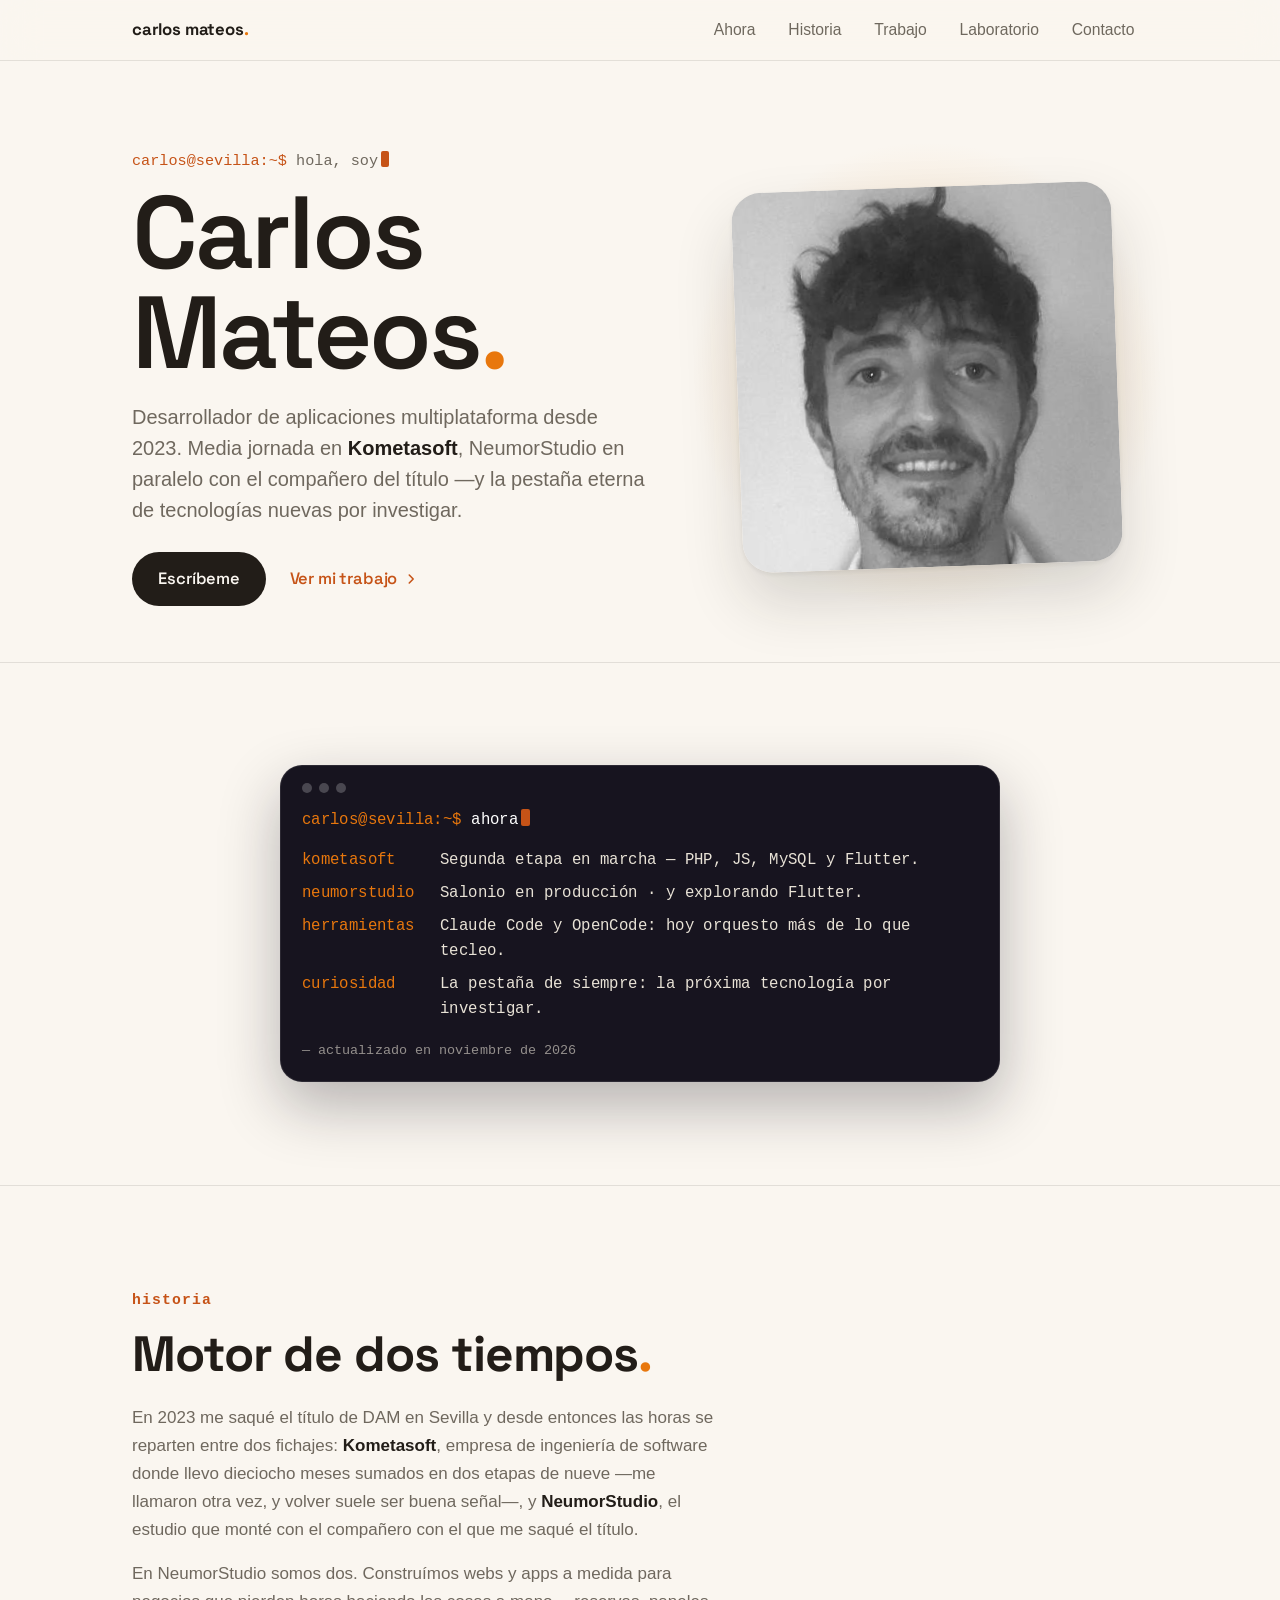
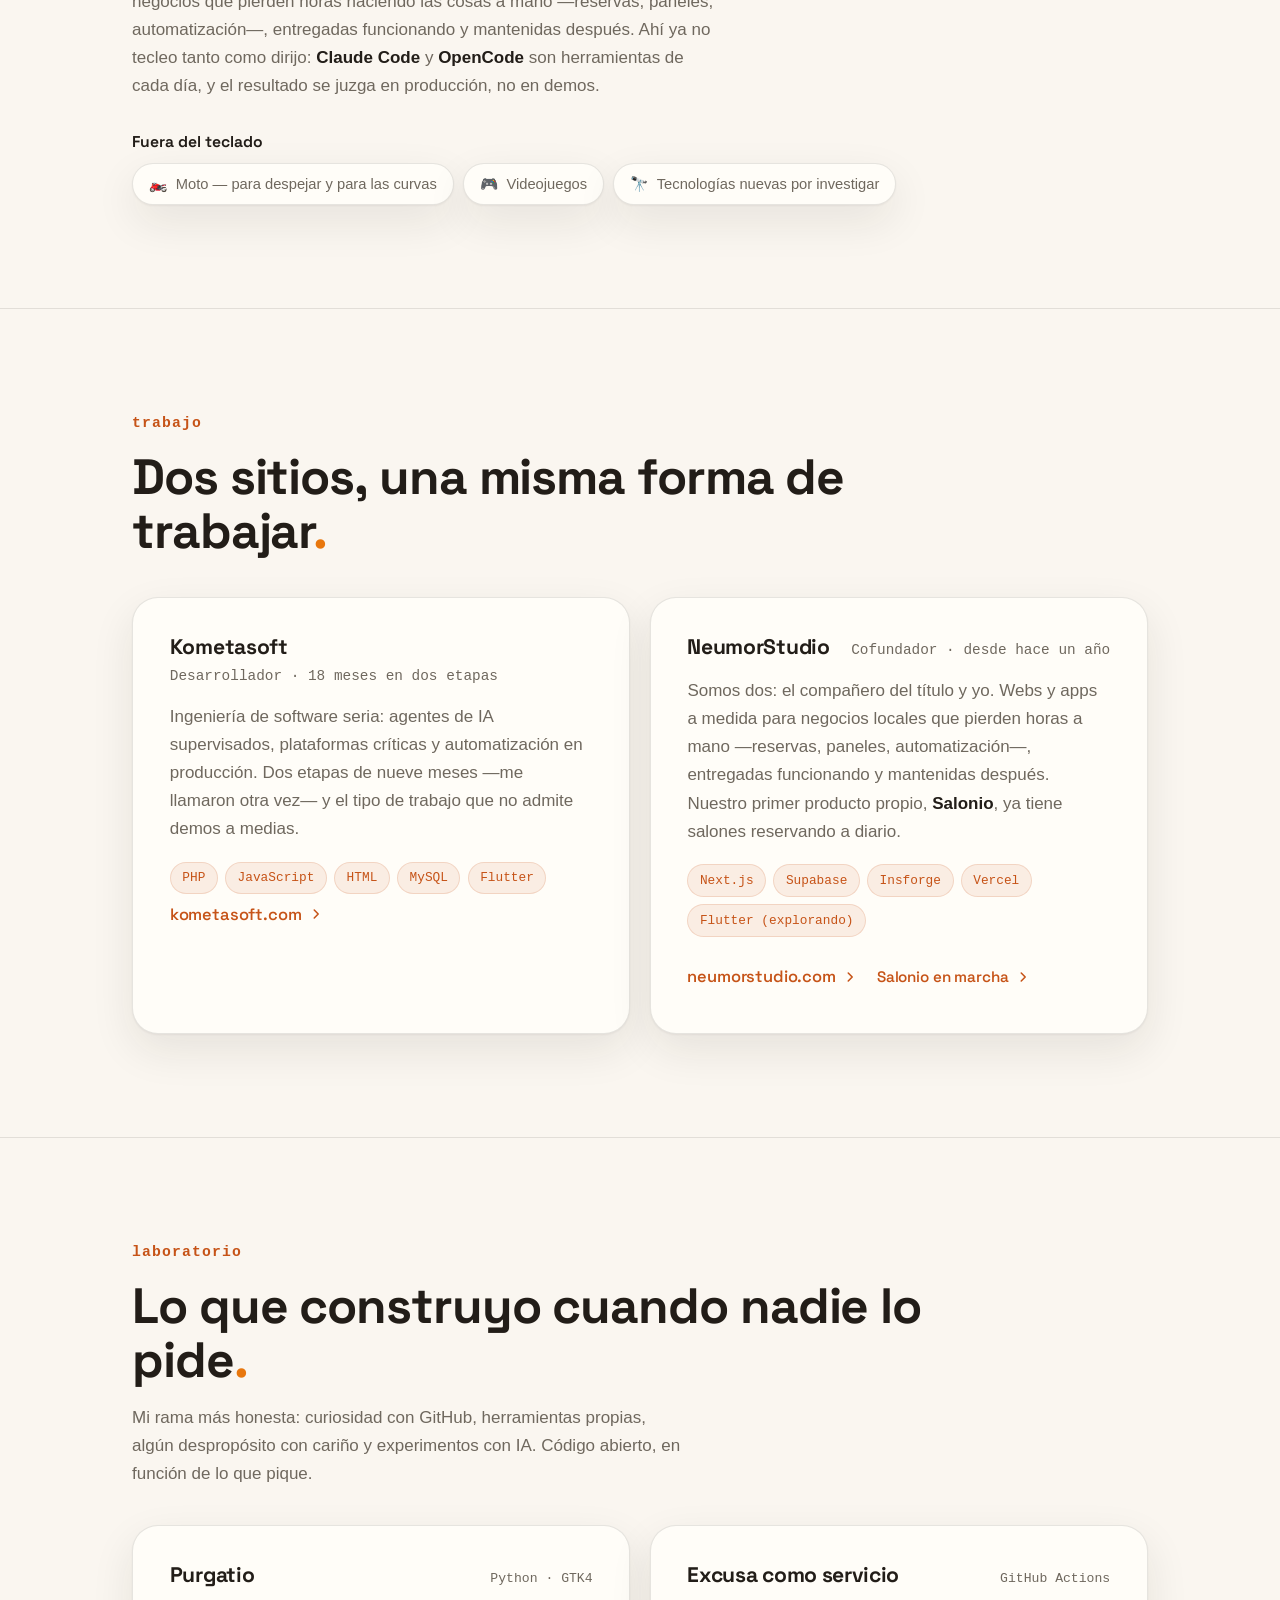
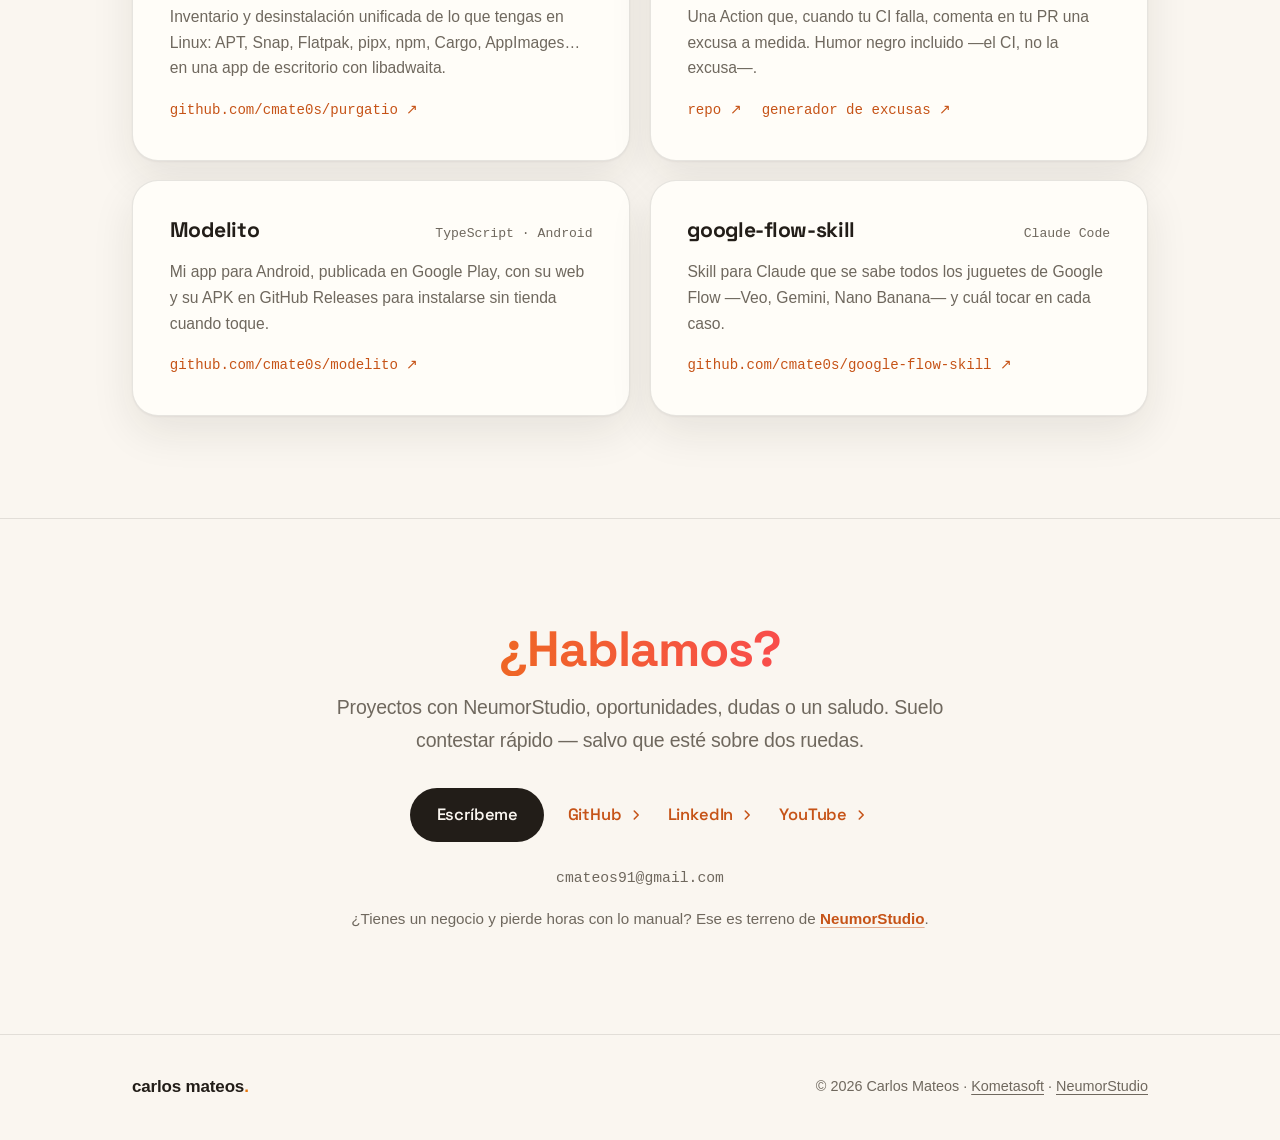
<file: index.html>
<!doctype html>
<html lang="es">
<head>
  <meta charset="utf-8">
  <meta name="viewport" content="width=device-width, initial-scale=1">

  <title>Carlos Mateos · Desarrollador de aplicaciones multiplataforma</title>
  <meta name="description" content="Carlos Mateos, desarrollador de aplicaciones multiplataforma en Sevilla: media jornada en Kometasoft, NeumorStudio con un compañero y un laboratorio de proyectos open source con algún despropósito.">
  <meta name="author" content="Carlos Mateos">

  <!-- TODO-CARLOS: si cambias de dominio, actualiza canonical, og:url y og:image -->
  <link rel="canonical" href="https://mate0s-web.vercel.app/">
  <meta property="og:url" content="https://mate0s-web.vercel.app/">
  <meta property="og:title" content="Carlos Mateos · Desarrollador de aplicaciones multiplataforma">
  <meta property="og:description" content="Media jornada en Kometasoft, NeumorStudio con un compañero y un laboratorio propio de open source. Sevilla.">
  <meta property="og:type" content="website">
  <meta property="og:image" content="https://mate0s-web.vercel.app/assets/img/carlos-mateos.jpeg">
  <meta name="twitter:card" content="summary">

  <link rel="icon" type="image/png" sizes="32x32" href="assets/img/favicon-32.png">
  <link rel="apple-touch-icon" href="assets/img/apple-touch-icon.png">

  <meta name="theme-color" content="#faf6f0" media="(prefers-color-scheme: light)">
  <meta name="theme-color" content="#171412" media="(prefers-color-scheme: dark)">

  <link rel="stylesheet" href="assets/css/lenis.css">
  <link rel="stylesheet" href="assets/css/style.css">
  <script>document.documentElement.classList.add('js');</script>
</head>
<body>
  <a class="saltar" href="#contenido">Saltar al contenido</a>

  <header class="barra">
    <nav class="nav" aria-label="Principal">
      <a class="marca" href="#inicio">carlos mateos<span class="marca-punto">.</span></a>
      <button class="nav-toggle" type="button" aria-expanded="false" aria-controls="menu">
        <span class="sr-only">Menú</span>
        <svg viewBox="0 0 20 20" width="20" height="20" aria-hidden="true" focusable="false">
          <path d="M2 5.5h16M2 10h16M2 14.5h16" fill="none" stroke="currentColor" stroke-width="1.8" stroke-linecap="round"/>
        </svg>
      </button>
      <ul class="menu" id="menu">
        <li><a class="nav-link" href="#ahora">Ahora</a></li>
        <li><a class="nav-link" href="#historia">Historia</a></li>
        <li><a class="nav-link" href="#trabajo">Trabajo</a></li>
        <li><a class="nav-link" href="#lab">Laboratorio</a></li>
        <li><a class="nav-link" href="#contacto">Contacto</a></li>
      </ul>
    </nav>
  </header>

  <main id="contenido">

    <!-- Portada -->
    <section class="hero" id="inicio">
      <div class="envoltura hero-grid">
        <div class="hero-texto">
          <p class="mango reveal">
            <span class="mango-prompt">carlos@sevilla:~$</span>
            hola, soy<span class="cursor" aria-hidden="true"></span>
          </p>
          <h1 class="reveal">Carlos Mateos<span class="marca-punto">.</span></h1>
          <p class="hero-sub reveal">
            Desarrollador de aplicaciones multiplataforma desde 2023. Media jornada
            en <strong>Kometasoft</strong>, NeumorStudio en paralelo con el compañero
            del título —y la pestaña eterna de tecnologías nuevas por investigar.
          </p>
          <div class="hero-botones reveal">
            <a class="btn btn-primario" href="#contacto">Escríbeme</a>
            <a class="btn btn-flecha" href="#trabajo">Ver mi trabajo
              <svg viewBox="0 0 16 16" width="14" height="14" aria-hidden="true" focusable="false"><path d="M6 3.5 10.5 8 6 12.5" fill="none" stroke="currentColor" stroke-width="1.8" stroke-linecap="round" stroke-linejoin="round"/></svg>
            </a>
          </div>
        </div>
        <div class="hero-foto reveal">
          <img class="foto-principal" src="assets/img/carlos-mateos.jpeg" alt="Retrato en blanco y negro de Carlos Mateos, sonriendo, con el pelo rizado y barba" width="400" height="400" loading="eager" fetchpriority="high">
        </div>
      </div>
    </section>

    <!-- Ahora -->
    <section class="seccion seccion-ahora" id="ahora">
      <div class="envoltura">
        <h2 class="sr-only">Qué estoy haciendo ahora</h2>
        <div class="terminal reveal">
          <div class="terminal-barra" aria-hidden="true"><span></span><span></span><span></span></div>
          <p class="terminal-linea">
            <span class="terminal-prompt">carlos@sevilla:~$</span>
            ahora<span class="cursor" aria-hidden="true"></span>
          </p>
          <dl class="terminal-cuerpo">
            <div class="terminal-fila">
              <dt>kometasoft</dt>
              <dd>Segunda etapa en marcha — PHP, JS, MySQL y Flutter.</dd>
            </div>
            <div class="terminal-fila">
              <dt>neumorstudio</dt>
              <dd>Salonio en producción · y explorando Flutter.</dd>
            </div>
            <div class="terminal-fila">
              <dt>herramientas</dt>
              <dd>Claude Code y OpenCode: hoy orquesto más de lo que tecleo.</dd>
            </div>
            <div class="terminal-fila">
              <dt>curiosidad</dt>
              <dd>La pestaña de siempre: la próxima tecnología por investigar.</dd>
            </div>
          </dl>
          <p class="terminal-pie">— actualizado en noviembre de 2026</p>
        </div>
      </div>
    </section>

    <!-- Historia -->
    <section class="seccion" id="historia">
      <div class="envoltura">
        <p class="antetitulo reveal">Historia</p>
        <h2 class="reveal">Motor de dos tiempos<span class="marca-punto">.</span></h2>
        <div class="seccion-texto">
          <p class="reveal">
            En 2023 me saqué el título de DAM en Sevilla y desde entonces las horas
            se reparten entre dos fichajes: <strong>Kometasoft</strong>, empresa de
            ingeniería de software donde llevo dieciocho meses sumados en dos etapas
            de nueve —me llamaron otra vez, y volver suele ser buena señal—, y
            <strong>NeumorStudio</strong>, el estudio que monté con el compañero con
            el que me saqué el título.
          </p>
          <p class="reveal">
            En NeumorStudio somos dos. Construímos webs y apps a medida para negocios
            que pierden horas haciendo las cosas a mano —reservas, paneles,
            automatización—, entregadas funcionando y mantenidas después. Ahí ya no
            tecleo tanto como dirijo: <strong>Claude Code</strong> y
            <strong>OpenCode</strong> son herramientas de cada día, y el resultado se
            juzga en producción, no en demos.
          </p>
        </div>
        <div class="aficiones reveal">
          <h3>Fuera del teclado</h3>
          <ul class="chips" aria-label="Aficiones">
            <li class="chip"><span aria-hidden="true">🏍️</span> Moto — para despejar y para las curvas</li>
            <li class="chip"><span aria-hidden="true">🎮</span> Videojuegos</li>
            <li class="chip"><span aria-hidden="true">🔭</span> Tecnologías nuevas por investigar</li>
          </ul>
        </div>
      </div>
    </section>

    <!-- Trabajo -->
    <section class="seccion" id="trabajo">
      <div class="envoltura">
        <p class="antetitulo reveal">Trabajo</p>
        <h2 class="reveal">Dos sitios, una misma forma de trabajar<span class="marca-punto">.</span></h2>
        <div class="tarjetas">
          <article class="tarjeta reveal">
            <div class="tarjeta-cabecera">
              <h3>Kometasoft</h3>
              <p class="tarjeta-rol">Desarrollador · 18 meses en dos etapas</p>
            </div>
            <p class="tarjeta-texto">
              Ingeniería de software seria: agentes de IA supervisados, plataformas
              críticas y automatización en producción. Dos etapas de nueve meses
              —me llamaron otra vez— y el tipo de trabajo que no admite demos a medias.
            </p>
            <ul class="tags" aria-label="Stack en Kometasoft">
              <li>PHP</li>
              <li>JavaScript</li>
              <li>HTML</li>
              <li>MySQL</li>
              <li>Flutter</li>
            </ul>
            <a class="btn btn-flecha" href="https://kometasoft.com/es/" target="_blank" rel="noopener">kometasoft.com
              <svg viewBox="0 0 16 16" width="14" height="14" aria-hidden="true" focusable="false"><path d="M6 3.5 10.5 8 6 12.5" fill="none" stroke="currentColor" stroke-width="1.8" stroke-linecap="round" stroke-linejoin="round"/></svg>
            </a>
          </article>

          <article class="tarjeta reveal">
            <div class="tarjeta-cabecera">
              <h3>NeumorStudio</h3>
              <p class="tarjeta-rol">Cofundador · desde hace un año</p>
            </div>
            <p class="tarjeta-texto">
              Somos dos: el compañero del título y yo. Webs y apps a medida para
              negocios locales que pierden horas a mano —reservas, paneles,
              automatización—, entregadas funcionando y mantenidas después.
              Nuestro primer producto propio, <strong>Salonio</strong>, ya tiene
              salones reservando a diario.
            </p>
            <ul class="tags" aria-label="Stack en NeumorStudio">
              <li>Next.js</li>
              <li>Supabase</li>
              <li>Insforge</li>
              <li>Vercel</li>
              <li>Flutter (explorando)</li>
            </ul>
            <div class="tarjeta-links">
              <a class="btn btn-flecha" href="https://www.neumorstudio.com/" target="_blank" rel="noopener">neumorstudio.com
                <svg viewBox="0 0 16 16" width="14" height="14" aria-hidden="true" focusable="false"><path d="M6 3.5 10.5 8 6 12.5" fill="none" stroke="currentColor" stroke-width="1.8" stroke-linecap="round" stroke-linejoin="round"/></svg>
              </a>
              <a class="btn btn-flecha btn-min" href="https://reservas.neumorstudio.com" target="_blank" rel="noopener">Salonio en marcha
                <svg viewBox="0 0 16 16" width="14" height="14" aria-hidden="true" focusable="false"><path d="M6 3.5 10.5 8 6 12.5" fill="none" stroke="currentColor" stroke-width="1.8" stroke-linecap="round" stroke-linejoin="round"/></svg>
              </a>
            </div>
          </article>
        </div>
      </div>
    </section>

    <!-- Laboratorio -->
    <section class="seccion" id="lab">
      <div class="envoltura">
        <p class="antetitulo reveal">Laboratorio</p>
        <h2 class="reveal">Lo que construyo cuando nadie lo pide<span class="marca-punto">.</span></h2>
        <p class="seccion-intro reveal">
          Mi rama más honesta: curiosidad con GitHub, herramientas propias, algún
          despropósito con cariño y experimentos con IA. Código abierto, en función
          de lo que pique.
        </p>
        <div class="lab-grid">
          <article class="tarjeta tarjeta-mini reveal">
            <div class="tarjeta-cabecera">
              <h3>Purgatio</h3>
              <p class="tarjeta-rol">Python · GTK4</p>
            </div>
            <p class="tarjeta-texto">
              Inventario y desinstalación unificada de lo que tengas en Linux:
              APT, Snap, Flatpak, pipx, npm, Cargo, AppImages… en una app de
              escritorio con libadwaita.
            </p>
            <a class="enlace-mono" href="https://github.com/cmate0s/purgatio" target="_blank" rel="noopener">github.com/cmate0s/purgatio ↗</a>
          </article>

          <article class="tarjeta tarjeta-mini reveal">
            <div class="tarjeta-cabecera">
              <h3>Excusa como servicio</h3>
              <p class="tarjeta-rol">GitHub Actions</p>
            </div>
            <p class="tarjeta-texto">
              Una Action que, cuando tu CI falla, comenta en tu PR una excusa a
              medida. Humor negro incluido —el CI, no la excusa—.
            </p>
            <div class="tarjeta-links">
              <a class="enlace-mono" href="https://github.com/cmate0s/excusa-como-servicio" target="_blank" rel="noopener">repo ↗</a>
              <a class="enlace-mono" href="https://excusa-como-servicio.vercel.app" target="_blank" rel="noopener">generador de excusas ↗</a>
            </div>
          </article>

          <article class="tarjeta tarjeta-mini reveal">
            <div class="tarjeta-cabecera">
              <h3>Modelito</h3>
              <p class="tarjeta-rol">TypeScript · Android</p>
            </div>
            <p class="tarjeta-texto">
              Mi app para Android, publicada en Google Play, con su web y su APK
              en GitHub Releases para instalarse sin tienda cuando toque.
            </p>
            <a class="enlace-mono" href="https://github.com/cmate0s/modelito" target="_blank" rel="noopener">github.com/cmate0s/modelito ↗</a>
          </article>

          <article class="tarjeta tarjeta-mini reveal">
            <div class="tarjeta-cabecera">
              <h3>google-flow-skill</h3>
              <p class="tarjeta-rol">Claude Code</p>
            </div>
            <p class="tarjeta-texto">
              Skill para Claude que se sabe todos los juguetes de Google Flow —Veo,
              Gemini, Nano Banana— y cuál tocar en cada caso.
            </p>
            <a class="enlace-mono" href="https://github.com/cmate0s/google-flow-skill" target="_blank" rel="noopener">github.com/cmate0s/google-flow-skill ↗</a>
          </article>
        </div>
      </div>
    </section>

    <!-- Contacto -->
    <section class="seccion seccion-contacto" id="contacto">
      <div class="envoltura">
        <h2 class="contacto-titulo reveal">¿Hablamos?</h2>
        <p class="contacto-sub reveal">
          Proyectos con NeumorStudio, oportunidades, dudas o un saludo. Suelo
          contestar rápido — salvo que esté sobre dos ruedas.
        </p>
        <div class="hero-botones reveal">
          <a class="btn btn-primario" href="mailto:cmateos91@gmail.com">Escríbeme</a>
          <a class="btn btn-flecha" href="https://github.com/cmate0s" target="_blank" rel="noopener">GitHub
            <svg viewBox="0 0 16 16" width="14" height="14" aria-hidden="true" focusable="false"><path d="M6 3.5 10.5 8 6 12.5" fill="none" stroke="currentColor" stroke-width="1.8" stroke-linecap="round" stroke-linejoin="round"/></svg>
          </a>
          <a class="btn btn-flecha" href="https://www.linkedin.com/in/carlos-mateos-mart%C3%ADnez" target="_blank" rel="noopener">LinkedIn
            <svg viewBox="0 0 16 16" width="14" height="14" aria-hidden="true" focusable="false"><path d="M6 3.5 10.5 8 6 12.5" fill="none" stroke="currentColor" stroke-width="1.8" stroke-linecap="round" stroke-linejoin="round"/></svg>
          </a>
          <a class="btn btn-flecha" href="https://youtube.com/@mate0s-dev91" target="_blank" rel="noopener">YouTube
            <svg viewBox="0 0 16 16" width="14" height="14" aria-hidden="true" focusable="false"><path d="M6 3.5 10.5 8 6 12.5" fill="none" stroke="currentColor" stroke-width="1.8" stroke-linecap="round" stroke-linejoin="round"/></svg>
          </a>
        </div>
        <p class="contacto-email reveal">cmateos91@gmail.com</p>
        <p class="contacto-nota reveal">
          ¿Tienes un negocio y pierde horas con lo manual? Ese es terreno de
          <a href="https://www.neumorstudio.com/" target="_blank" rel="noopener">NeumorStudio</a>.
        </p>
      </div>
    </section>

  </main>

  <footer class="pie">
    <div class="envoltura pie-linea">
      <p class="pie-marca">carlos mateos<span class="marca-punto">.</span></p>
      <p class="pie-legal">© <time id="anio">2026</time> Carlos Mateos · <a href="https://kometasoft.com/es/" target="_blank" rel="noopener">Kometasoft</a> · <a href="https://www.neumorstudio.com/" target="_blank" rel="noopener">NeumorStudio</a></p>
    </div>
  </footer>

  <script type="application/ld+json">
  {
    "@context": "https://schema.org",
    "@type": "Person",
    "name": "Carlos Mateos",
    "jobTitle": "Desarrollador de aplicaciones multiplataforma",
    "description": "Técnico Superior en DAM (2023, Sevilla). Desarrollador en Kometasoft y cofundador de NeumorStudio con proyectos open source: Purgatio, Excusa como servicio, Modelito.",
    "image": "assets/img/carlos-mateos.jpeg",
    "knowsAbout": ["Desarrollo de software", "Aplicaciones multiplataforma", "Next.js", "Supabase", "Flutter", "PHP", "MySQL", "Agentes de IA", "Automatización"],
    "worksFor": { "@type": "Organization", "name": "Kometasoft", "url": "https://kometasoft.com/es/" },
    "url": "https://mate0s-web.vercel.app/",
    "sameAs": [
      "https://github.com/cmate0s",
      "https://www.linkedin.com/in/carlos-mateos-mart%C3%ADnez",
      "https://youtube.com/@mate0s-dev91"
    ]
  }
  </script>
  <script src="assets/js/lenis.min.js" defer></script>
  <script src="assets/js/main.js" defer></script>
</body>
</html>
</file>
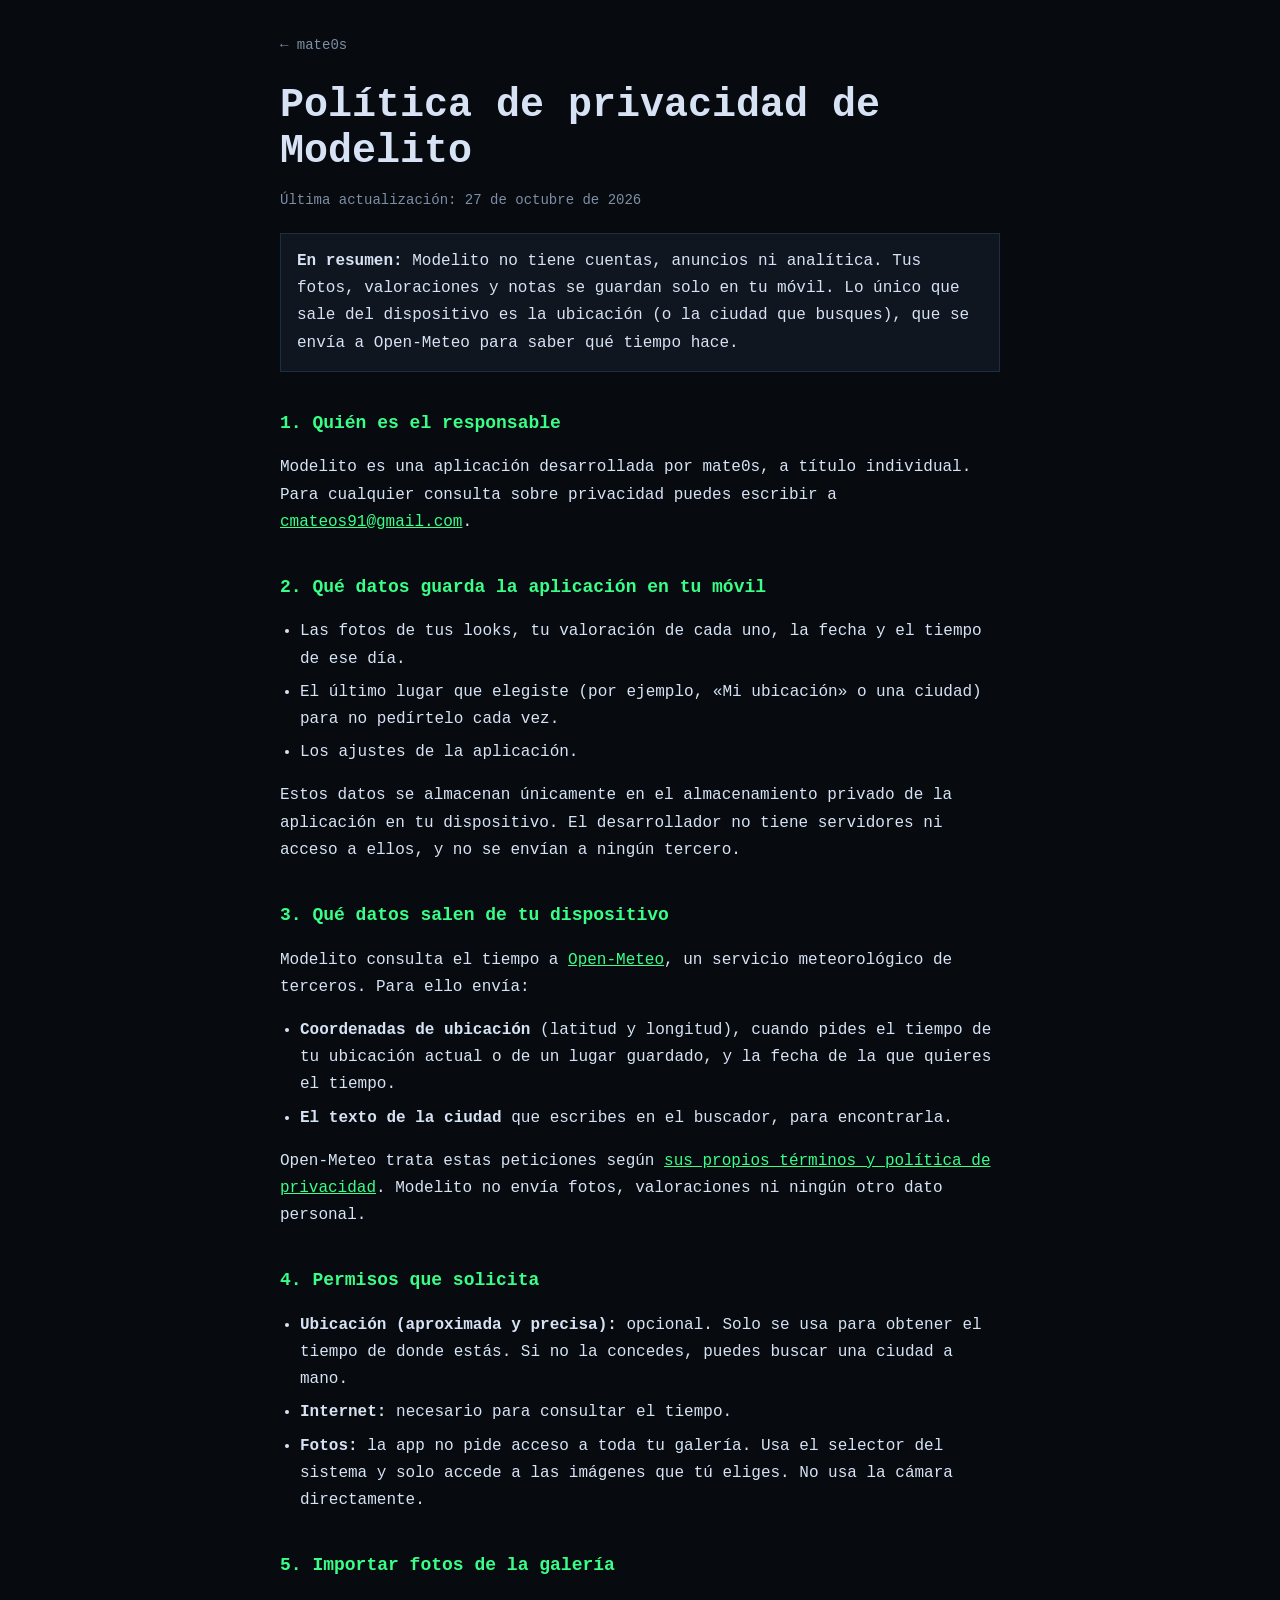
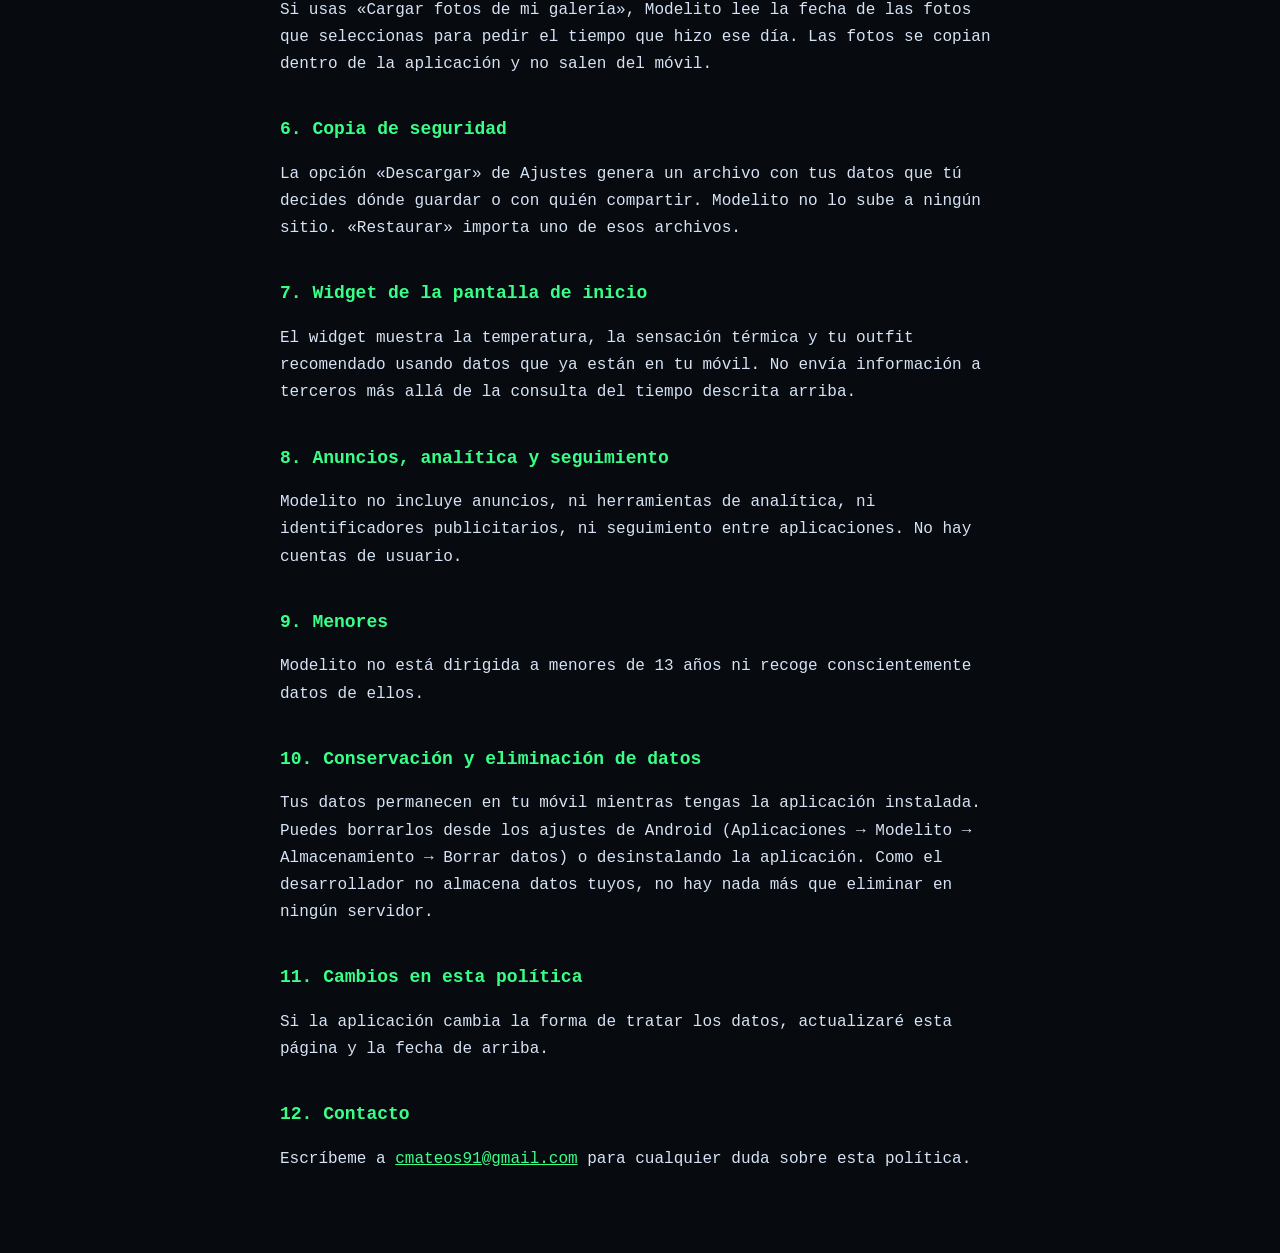
<file: modelito-privacidad.html>
<!doctype html>
<html lang="es">
<head>
<meta charset="utf-8">
<meta name="viewport" content="width=device-width, initial-scale=1">
<title>Política de privacidad de Modelito</title>
<meta name="description" content="Política de privacidad de Modelito, el diario personal de outfits con el tiempo de cada día.">
<style>
  :root { --bg:#070b10; --fg:#d7e3f4; --mut:#7d8ea5; --acc:#39ff88; --card:#0f1620; --line:#1f2d40; }
  * { box-sizing:border-box; }
  body { margin:0; background:var(--bg); color:var(--fg); font:16px/1.7 ui-monospace, SFMono-Regular, Menlo, Consolas, monospace; }
  a { color:var(--acc); }
  .wrap { max-width:760px; margin:0 auto; padding:32px 20px 64px; }
  .back { font-size:14px; color:var(--mut); text-decoration:none; }
  .back:hover { color:var(--acc); }
  h1 { font-size:clamp(28px, 6vw, 40px); line-height:1.15; margin:24px 0 8px; }
  h2 { font-size:18px; margin:36px 0 8px; color:var(--acc); }
  p, li { color:var(--fg); }
  .upd { color:var(--mut); font-size:14px; }
  .box { background:var(--card); border:1px solid var(--line); padding:14px 16px; margin:20px 0; }
  ul { padding-left:20px; }
  li { margin:6px 0; }
</style>
</head>
<body>
<div class="wrap">
  <a class="back" href="/">&larr; mate0s</a>
  <h1>Política de privacidad de Modelito</h1>
  <p class="upd">Última actualización: 27 de octubre de 2026</p>

  <div class="box">
    <strong>En resumen:</strong> Modelito no tiene cuentas, anuncios ni analítica. Tus fotos, valoraciones y notas
    se guardan solo en tu móvil. Lo único que sale del dispositivo es la ubicación (o la ciudad que busques),
    que se envía a Open-Meteo para saber qué tiempo hace.
  </div>

  <h2>1. Quién es el responsable</h2>
  <p>Modelito es una aplicación desarrollada por mate0s, a título individual. Para cualquier consulta sobre privacidad
  puedes escribir a <a href="mailto:cmateos91@gmail.com">cmateos91@gmail.com</a>.</p>

  <h2>2. Qué datos guarda la aplicación en tu móvil</h2>
  <ul>
    <li>Las fotos de tus looks, tu valoración de cada uno, la fecha y el tiempo de ese día.</li>
    <li>El último lugar que elegiste (por ejemplo, «Mi ubicación» o una ciudad) para no pedírtelo cada vez.</li>
    <li>Los ajustes de la aplicación.</li>
  </ul>
  <p>Estos datos se almacenan únicamente en el almacenamiento privado de la aplicación en tu dispositivo.
  El desarrollador no tiene servidores ni acceso a ellos, y no se envían a ningún tercero.</p>

  <h2>3. Qué datos salen de tu dispositivo</h2>
  <p>Modelito consulta el tiempo a <a href="https://open-meteo.com/">Open-Meteo</a>, un servicio meteorológico
  de terceros. Para ello envía:</p>
  <ul>
    <li><strong>Coordenadas de ubicación</strong> (latitud y longitud), cuando pides el tiempo de tu ubicación
    actual o de un lugar guardado, y la fecha de la que quieres el tiempo.</li>
    <li><strong>El texto de la ciudad</strong> que escribes en el buscador, para encontrarla.</li>
  </ul>
  <p>Open-Meteo trata estas peticiones según <a href="https://open-meteo.com/en/terms">sus propios términos y política de privacidad</a>.
  Modelito no envía fotos, valoraciones ni ningún otro dato personal.</p>

  <h2>4. Permisos que solicita</h2>
  <ul>
    <li><strong>Ubicación (aproximada y precisa):</strong> opcional. Solo se usa para obtener el tiempo de donde estás.
    Si no la concedes, puedes buscar una ciudad a mano.</li>
    <li><strong>Internet:</strong> necesario para consultar el tiempo.</li>
    <li><strong>Fotos:</strong> la app no pide acceso a toda tu galería. Usa el selector del sistema y solo accede
    a las imágenes que tú eliges. No usa la cámara directamente.</li>
  </ul>

  <h2>5. Importar fotos de la galería</h2>
  <p>Si usas «Cargar fotos de mi galería», Modelito lee la fecha de las fotos que seleccionas para pedir el tiempo
  que hizo ese día. Las fotos se copian dentro de la aplicación y no salen del móvil.</p>

  <h2>6. Copia de seguridad</h2>
  <p>La opción «Descargar» de Ajustes genera un archivo con tus datos que tú decides dónde guardar o con quién
  compartir. Modelito no lo sube a ningún sitio. «Restaurar» importa uno de esos archivos.</p>

  <h2>7. Widget de la pantalla de inicio</h2>
  <p>El widget muestra la temperatura, la sensación térmica y tu outfit recomendado usando datos que ya están en tu
  móvil. No envía información a terceros más allá de la consulta del tiempo descrita arriba.</p>

  <h2>8. Anuncios, analítica y seguimiento</h2>
  <p>Modelito no incluye anuncios, ni herramientas de analítica, ni identificadores publicitarios, ni seguimiento
  entre aplicaciones. No hay cuentas de usuario.</p>

  <h2>9. Menores</h2>
  <p>Modelito no está dirigida a menores de 13 años ni recoge conscientemente datos de ellos.</p>

  <h2>10. Conservación y eliminación de datos</h2>
  <p>Tus datos permanecen en tu móvil mientras tengas la aplicación instalada. Puedes borrarlos desde los ajustes
  de Android (Aplicaciones → Modelito → Almacenamiento → Borrar datos) o desinstalando la aplicación. Como el
  desarrollador no almacena datos tuyos, no hay nada más que eliminar en ningún servidor.</p>

  <h2>11. Cambios en esta política</h2>
  <p>Si la aplicación cambia la forma de tratar los datos, actualizaré esta página y la fecha de arriba.</p>

  <h2>12. Contacto</h2>
  <p>Escríbeme a <a href="mailto:cmateos91@gmail.com">cmateos91@gmail.com</a> para cualquier duda sobre esta política.</p>
</div>
</body>
</html>
</file>
<file: assets/css/lenis.css>
html.lenis,html.lenis body{height:auto}.lenis.lenis-smooth [data-lenis-prevent]{overscroll-behavior:contain}.lenis.lenis-stopped{overflow:clip}.lenis.lenis-smooth iframe{pointer-events:none}
</file>
<file: assets/css/style.css>
/* ============================================================================
   carlos mateos · web personal (v2 — con personalidad)
   Base: limpia y cálida, a lo Apple. Personalidad: prompt de terminal,
   pixel-art, Space Grotesk y tonos de papel cálido + terracota.
   Sin dependencias externas en runtime: todo autoalojado y accesible.
   ========================================================================== */

/* ---------- Tipografía display (autoalojada, variable 300–700) ---------- */
@font-face {
  font-family: "Space Grotesk";
  src: url("../fonts/space-grotesk-latin-var.woff2") format("woff2");
  font-weight: 300 700;
  font-style: normal;
  font-display: swap;
}

/* ---------- Tokens de diseño ---------- */
:root {
  --tipo: -apple-system, BlinkMacSystemFont, "SF Pro Text", "Segoe UI", Roboto,
         "Helvetica Neue", Arial, sans-serif;
  --tipo-display: "Space Grotesk", -apple-system, BlinkMacSystemFont, "Segoe UI",
         Roboto, sans-serif;
  --tipo-mono: ui-monospace, "SF Mono", "Cascadia Code", Menlo, Consolas,
         "Liberation Mono", monospace;

  /* Papel cálido + terracota */
  --fondo: #faf6f0;
  --superficie: #fffdf8;
  --tinta: #221d18;
  --tinta-2: #6f685e;
  --filete: rgba(34, 29, 24, 0.11);
  --acento: #c65317;
  --calido-1: #e8770d;
  --calido-2: #ff3d63;
  --sombra-tarjeta: 0 1px 2px rgba(34, 29, 24, 0.05), 0 16px 44px rgba(34, 29, 24, 0.09);
  --halo: rgba(240, 184, 120, 0.5);

  /* Terminal (bloque oscuro en ambos modos a propósito) */
  --terminal: #17141f;
  --terminal-tinta: #e8e2d6;
  --terminal-borde: rgba(255, 255, 255, 0.09);

  --radio-tarjeta: 26px;
  --ancho: 1080px;
  --alto-barra: 60px;
}

@media (prefers-color-scheme: dark) {
  :root {
    --fondo: #171412;
    --superficie: #221c17;
    --tinta: #f4eee6;
    --tinta-2: #a89f93;
    --filete: rgba(244, 238, 230, 0.15);
    --acento: #f09046;
    --calido-2: #ff5c7f;
    --sombra-tarjeta: none;
    --halo: rgba(240, 170, 100, 0.14);
  }
}

/* ---------- Base ---------- */
*, *::before, *::after { box-sizing: border-box; }

body {
  margin: 0;
  font-family: var(--tipo);
  font-size: 1.0625rem;
  line-height: 1.65;
  color: var(--tinta);
  background: var(--fondo);
  -webkit-font-smoothing: antialiased;
  text-rendering: optimizeLegibility;
}

h1, h2, h3 { margin: 0; font-weight: 700; line-height: 1.1; }
h1, h2, h3, .marca, .btn { font-family: var(--tipo-display); }

p { margin: 0; }
ul, dl { margin: 0; padding: 0; }
ul { list-style: none; }
dt, dd { margin: 0; }
a { color: inherit; }
img { display: block; max-width: 100%; height: auto; }

::selection { background: rgba(198, 83, 23, 0.25); }

:focus-visible {
  outline: 2px solid var(--acento);
  outline-offset: 3px;
  border-radius: 8px;
}

.sr-only {
  position: absolute; width: 1px; height: 1px;
  margin: -1px; padding: 0; border: 0;
  clip: rect(0 0 0 0); overflow: hidden; white-space: nowrap;
}

.saltar {
  position: fixed;
  top: 12px; left: 12px;
  z-index: 50;
  padding: 0.65rem 1rem;
  background: var(--tinta);
  color: var(--fondo);
  border-radius: 12px;
  text-decoration: none;
  font-size: 0.95rem;
  /* Fuera de la vista hasta recibir foco */
  transform: translateY(-300%);
  transition: none;
}
.saltar:focus { transform: none; }

.envoltura {
  max-width: var(--ancho);
  margin-inline: auto;
  padding-inline: clamp(1.25rem, 4vw, 2rem);
}

/* Punto cálido que atraviesa toda la marca: "carlos mateos." */
.marca-punto { color: var(--calido-1); }

/* Cursor parpadeante (guino de terminal) */
.cursor {
  display: inline-block;
  width: 0.55em;
  height: 1.05em;
  margin-left: 0.18rem;
  vertical-align: -0.15em;
  background: var(--acento);
  border-radius: 2px;
}

/* ---------- Barra de navegación ---------- */
.barra {
  position: sticky;
  top: 0;
  z-index: 40;
  background: rgba(250, 246, 240, 0.8); /* para navegadores sin color-mix */
  background: color-mix(in srgb, var(--fondo) 78%, transparent);
  backdrop-filter: blur(18px) saturate(1.5);
  -webkit-backdrop-filter: blur(18px) saturate(1.5);
  border-bottom: 1px solid var(--filete);
}

.nav {
  max-width: var(--ancho);
  margin-inline: auto;
  padding-inline: clamp(1.25rem, 4vw, 2rem);
  min-height: var(--alto-barra);
  display: flex;
  align-items: center;
  gap: 1rem;
}

.marca {
  font-size: 1.05rem;
  font-weight: 700;
  letter-spacing: -0.01em;
  text-decoration: none;
  margin-right: auto;
}

.nav-toggle {
  display: none;
  border: 0;
  background: none;
  color: var(--tinta);
  padding: 0.55rem;
  margin-right: -0.55rem;
  cursor: pointer;
  border-radius: 10px;
}

.menu { display: flex; gap: 0.35rem; }

.nav-link {
  display: block;
  padding: 0.45rem 0.85rem;
  border-radius: 999px;
  text-decoration: none;
  color: var(--tinta-2);
  font-size: 0.98rem;
  transition: color 0.25s ease, background 0.25s ease;
}
.nav-link:hover { color: var(--tinta); }

@media (max-width: 719px) {
  .nav-toggle { display: inline-flex; align-items: center; }

  .menu {
    position: absolute;
    inset: var(--alto-barra) 0 auto;
    flex-direction: column;
    gap: 0.25rem;
    padding: 0.9rem 1.25rem 1.25rem;
    background: rgba(250, 246, 240, 0.86);
    background: color-mix(in srgb, var(--fondo) 88%, transparent);
    backdrop-filter: blur(20px);
    -webkit-backdrop-filter: blur(20px);
    border-bottom: 1px solid var(--filete);
  }
  .menu[hidden] { display: none; }
  .nav-link { padding: 0.7rem 0.85rem; font-size: 1.05rem; }
}

/* ---------- Portada ---------- */
.hero { padding-block: clamp(3rem, 7vw, 5.5rem) clamp(2.25rem, 5vw, 3.5rem); }

.hero-grid { display: grid; gap: 2.25rem; align-items: center; }

@media (min-width: 900px) {
  .hero-grid { grid-template-columns: 1.08fr 0.92fr; gap: 3.5rem; }
}

.mango {
  font-family: var(--tipo-mono);
  font-size: 0.95rem;
  color: var(--tinta-2);
}
.mango-prompt { color: var(--acento); }

.hero h1 {
  margin-top: 0.55rem;
  font-size: clamp(3.05rem, 8.5vw, 6.4rem);
  font-weight: 600;
  letter-spacing: -0.03em;
  line-height: 0.98;
}

.hero-sub {
  margin-top: 1.15rem;
  max-width: 48ch;
  font-size: clamp(1.05rem, 1.9vw, 1.25rem);
  line-height: 1.55;
  color: var(--tinta-2);
}
.hero-sub strong { color: var(--tinta); font-weight: 640; }

.hero-botones {
  margin-top: 1.6rem;
  display: flex;
  flex-wrap: wrap;
  align-items: center;
  gap: 0.8rem 1.35rem;
}

.btn {
  display: inline-flex;
  align-items: center;
  gap: 0.45rem;
  text-decoration: none;
  font-size: 1.03rem;
  font-weight: 560;
  letter-spacing: -0.01em;
}

.btn-primario {
  padding: 0.85rem 1.65rem;
  border-radius: 999px;
  background: var(--tinta);
  color: var(--fondo);
}

.btn-flecha { color: var(--acento); padding: 0.4rem 0.1rem; }
.btn-min { font-size: 0.95rem; }

.tarjeta-links {
  margin-top: 1.25rem;
  display: flex;
  flex-wrap: wrap;
  align-items: baseline;
  gap: 0.55rem 1.25rem;
}
.tarjeta .btn-flecha { padding-inline: 0; }

/* La foto: polaroid levemente girada */
.hero-foto {
  position: relative;
  width: min(380px, 100%);
  margin-inline: auto;
  justify-self: center;
}
.hero-foto::before {
  content: "";
  position: absolute;
  inset: -12%;
  border-radius: 50%;
  background: radial-gradient(closest-side, var(--halo), transparent 100%);
}
.foto-principal {
  position: relative;
  width: 100%;
  border-radius: clamp(22px, 6vw, 30px);
  box-shadow: 0 2px 4px rgba(34, 29, 24, 0.07), 0 30px 60px rgba(34, 29, 24, 0.16);
}

/* ---------- Secciones ---------- */
.seccion {
  padding-block: clamp(3.6rem, 8vw, 6.4rem);
  border-top: 1px solid var(--filete);
  scroll-margin-top: calc(var(--alto-barra) + 8px);
}

.antetitulo {
  font-size: 0.92rem;
  font-weight: 650;
  font-family: var(--tipo-mono);
  letter-spacing: 0.08em;
  text-transform: lowercase;
  color: var(--acento);
  margin-bottom: 0.9rem;
}

.seccion h2 {
  font-size: clamp(2rem, 4.2vw, 3.1rem);
  letter-spacing: -0.022em;
  max-width: 26ch;
}

.seccion-texto {
  margin-top: 1.4rem;
  max-width: 62ch;
  display: grid;
  gap: 1rem;
  color: var(--tinta-2);
}

.seccion-intro {
  margin-top: 1rem;
  max-width: 58ch;
  color: var(--tinta-2);
}

.seccion-texto strong, .tarjeta-texto strong, .hero-sub strong { color: var(--tinta); }

/* ---------- Terminal "ahora" ---------- */
.terminal {
  max-width: 720px;
  margin-inline: auto;
  background: var(--terminal);
  color: var(--terminal-tinta);
  border: 1px solid var(--terminal-borde);
  border-radius: 22px;
  padding: 1.05rem 1.3rem 1.25rem;
  font-family: var(--tipo-mono);
  font-size: 0.98rem;
  line-height: 1.6;
  box-shadow: 0 24px 60px rgba(23, 20, 31, 0.3);
}

.terminal-barra {
  display: flex;
  gap: 0.45rem;
  margin-bottom: 0.9rem;
}
.terminal-barra span {
  width: 10px; height: 10px;
  border-radius: 50%;
  background: rgba(255, 255, 255, 0.22);
}

.terminal-linea { color: #fff; }
.terminal-prompt { color: var(--calido-1); }

.terminal-cuerpo {
  margin-top: 0.95rem;
  display: grid;
  gap: 0.5rem;
}

.terminal-fila {
  display: grid;
  grid-template-columns: 13ch 1fr;
  gap: 1rem;
}
.terminal-fila dt { color: var(--calido-1); }
.terminal-fila dd { overflow-wrap: anywhere; }

.terminal-pie {
  margin-top: 1.1rem;
  font-size: 0.84rem;
  opacity: 0.6;
}

@media (max-width: 559px) {
  .terminal-fila { grid-template-columns: 1fr; gap: 0.1rem; }
  .terminal { font-size: 0.9rem; }
}

/* ---------- Chips (también aficiones) ---------- */
.chips {
  display: flex;
  flex-wrap: wrap;
  gap: 0.55rem;
}

.chip {
  display: inline-flex;
  align-items: center;
  gap: 0.55rem;
  padding: 0.5rem 1rem;
  border: 1px solid var(--filete);
  border-radius: 999px;
  background: var(--superficie);
  box-shadow: var(--sombra-tarjeta);
  font-size: 0.92rem;
  color: var(--tinta-2);
}

.aficiones { margin-top: 2.1rem; }
.aficiones h3 {
  font-size: 0.98rem;
  font-weight: 650;
  margin-bottom: 0.75rem;
  color: var(--tinta);
}
.aficiones .chips { justify-content: flex-start; }

/* ---------- Tarjetas ---------- */
.tarjetas {
  margin-top: 2.4rem;
  display: grid;
  grid-template-columns: repeat(2, minmax(0, 1fr));
  gap: 1.2rem;
}

.tarjeta {
  background: var(--superficie);
  border: 1px solid var(--filete);
  border-radius: var(--radio-tarjeta);
  padding: clamp(1.5rem, 3.4vw, 2.3rem);
  box-shadow: var(--sombra-tarjeta);
}

.tarjeta h3 { font-size: 1.32rem; letter-spacing: -0.015em; }
.tarjeta-cabecera {
  display: flex;
  flex-wrap: wrap;
  align-items: baseline;
  justify-content: space-between;
  gap: 0.4rem 1rem;
}
.tarjeta-rol {
  color: var(--tinta-2);
  font-size: 0.9rem;
  font-family: var(--tipo-mono);
}

.tarjeta-texto {
  margin-top: 0.9rem;
  color: var(--tinta-2);
  max-width: 58ch;
}

.tags {
  margin-top: 1.15rem;
  display: flex;
  flex-wrap: wrap;
  gap: 0.45rem;
}
.tags li {
  padding: 0.3rem 0.72rem;
  border-radius: 999px;
  background: color-mix(in srgb, var(--acento) 9%, transparent);
  border: 1px solid color-mix(in srgb, var(--acento) 16%, transparent);
  font-family: var(--tipo-mono);
  font-size: 0.8rem;
  color: var(--acento);
}

/* ---------- Laboratorio ---------- */
.lab-grid {
  margin-top: 2.3rem;
  display: grid;
  grid-template-columns: repeat(2, minmax(0, 1fr));
  gap: 1.2rem;
}

.tarjeta-mini .tarjeta-rol { font-size: 0.82rem; }
.tarjeta-mini .tarjeta-texto { font-size: 0.98rem; }

.enlace-mono {
  display: inline-flex;
  font-family: var(--tipo-mono);
  font-size: 0.88rem;
  color: var(--acento);
  text-decoration: none;
  text-underline-offset: 3px;
  margin: 0;
}
.enlace-mono:hover { text-decoration: underline; }
.tarjeta-mini .enlace-mono { margin-top: 1.1rem; }
.tarjeta-mini .tarjeta-links { margin-top: 0; }

/* ---------- Contacto ---------- */
.seccion-contacto { text-align: center; }
.seccion-contacto .envoltura { max-width: 680px; }

.contacto-titulo {
  font-size: clamp(2.5rem, 5.5vw, 3.9rem);
  letter-spacing: -0.025em;
  background: linear-gradient(100deg, var(--calido-1), var(--calido-2));
  -webkit-background-clip: text;
  background-clip: text;
  color: transparent;
}

.contacto-sub {
  margin-top: 0.95rem;
  color: var(--tinta-2);
  font-size: clamp(1.02rem, 2vw, 1.22rem);
  letter-spacing: -0.01em;
}

.seccion-contacto .hero-botones { margin-top: 2rem; justify-content: center; }

.contacto-email {
  margin-top: 1.5rem;
  font-family: var(--tipo-mono);
  font-size: 0.92rem;
  color: var(--tinta-2);
}

.contacto-nota {
  margin-top: 1rem;
  font-size: 0.95rem;
  color: var(--tinta-2);
}
.contacto-nota a {
  color: var(--acento);
  font-weight: 620;
  text-decoration: underline;
  text-decoration-color: color-mix(in srgb, var(--acento) 45%, transparent);
  text-underline-offset: 3px;
}

/* ---------- Pie ---------- */
.pie {
  border-top: 1px solid var(--filete);
  padding-block: 2.4rem;
}
.pie-linea {
  display: flex;
  flex-wrap: wrap;
  align-items: center;
  justify-content: space-between;
  gap: 0.8rem 2rem;
}
.pie-marca { font-weight: 700; letter-spacing: -0.01em; }
.pie-legal { color: var(--tinta-2); font-size: 0.9rem; }
.pie-legal a { color: var(--tinta-2); text-underline-offset: 3px; }
.pie-legal a:hover { color: var(--tinta); }

/* ---------- Responsive ---------- */
@media (max-width: 767px) {
  .tarjetas, .lab-grid { grid-template-columns: 1fr; }
}

/* ---------- Movimiento ---------- */
@media (prefers-reduced-motion: no-preference) {
  html { scroll-behavior: smooth; }
  html.lenis { scroll-behavior: auto; } /* lo gestiona Lenis */

  .js .reveal {
    opacity: 0;
    transform: translateY(16px);
    transition: opacity 0.7s ease, transform 0.7s cubic-bezier(0.23, 1, 0.32, 1);
  }
  .js .reveal.in { opacity: 1; transform: none; }

  /* Botones que responden: pequeño "hundido" al pulsar */
  .btn { transition: transform 0.18s ease, background 0.2s ease, color 0.2s ease; }
  .btn:active { transform: translateY(1px) scale(0.99); }
  .btn-primario:hover { transform: translateY(-1px); }
  .btn-flecha svg { transition: transform 0.2s ease; }
  .btn-flecha:hover svg { transform: translateX(2px); }

  .tarjeta { transition: transform 0.25s ease, box-shadow 0.25s ease; }
  .tarjeta:hover { transform: translateY(-3px); }

  .foto-principal { transition: transform 0.35s ease; }
  .hero-foto:hover .foto-principal { transform: rotate(0deg) scale(1.01); }
  .foto-principal { transform: rotate(-2deg); }

  .cursor { animation: parpadeo 1.15s steps(2, start) infinite; }
  @keyframes parpadeo {
    0%, 100% { opacity: 1; }
    50% { opacity: 0; }
  }
}

@media (prefers-reduced-motion: reduce) {
  html { scroll-behavior: auto; }
  .js .reveal { opacity: 1; transform: none; transition: none; }
  .btn, .tarjeta, .btn-flecha svg, .foto-principal { transition: none; }
  .cursor { animation: none; }
}

/* Consola: letras que huyen del ratón (ver main.js) */
.huir-palabra { display: inline-block; white-space: nowrap; }
.huir-letra { display: inline-block; will-change: transform; }

/* Consola: sin selección de texto y con la flecha normal */
.terminal {
  -webkit-user-select: none;
  user-select: none;
  cursor: default;
}

/* Sin barra de scroll visible (la página sigue haciendo scroll) */
html { scrollbar-width: none; -ms-overflow-style: none; }
html::-webkit-scrollbar, body::-webkit-scrollbar { display: none; }

/* Arrastrar para desplazarse */
html.arrastrando, html.arrastrando * { cursor: grabbing !important; user-select: none !important; }
img { -webkit-user-drag: none; }
</file>
